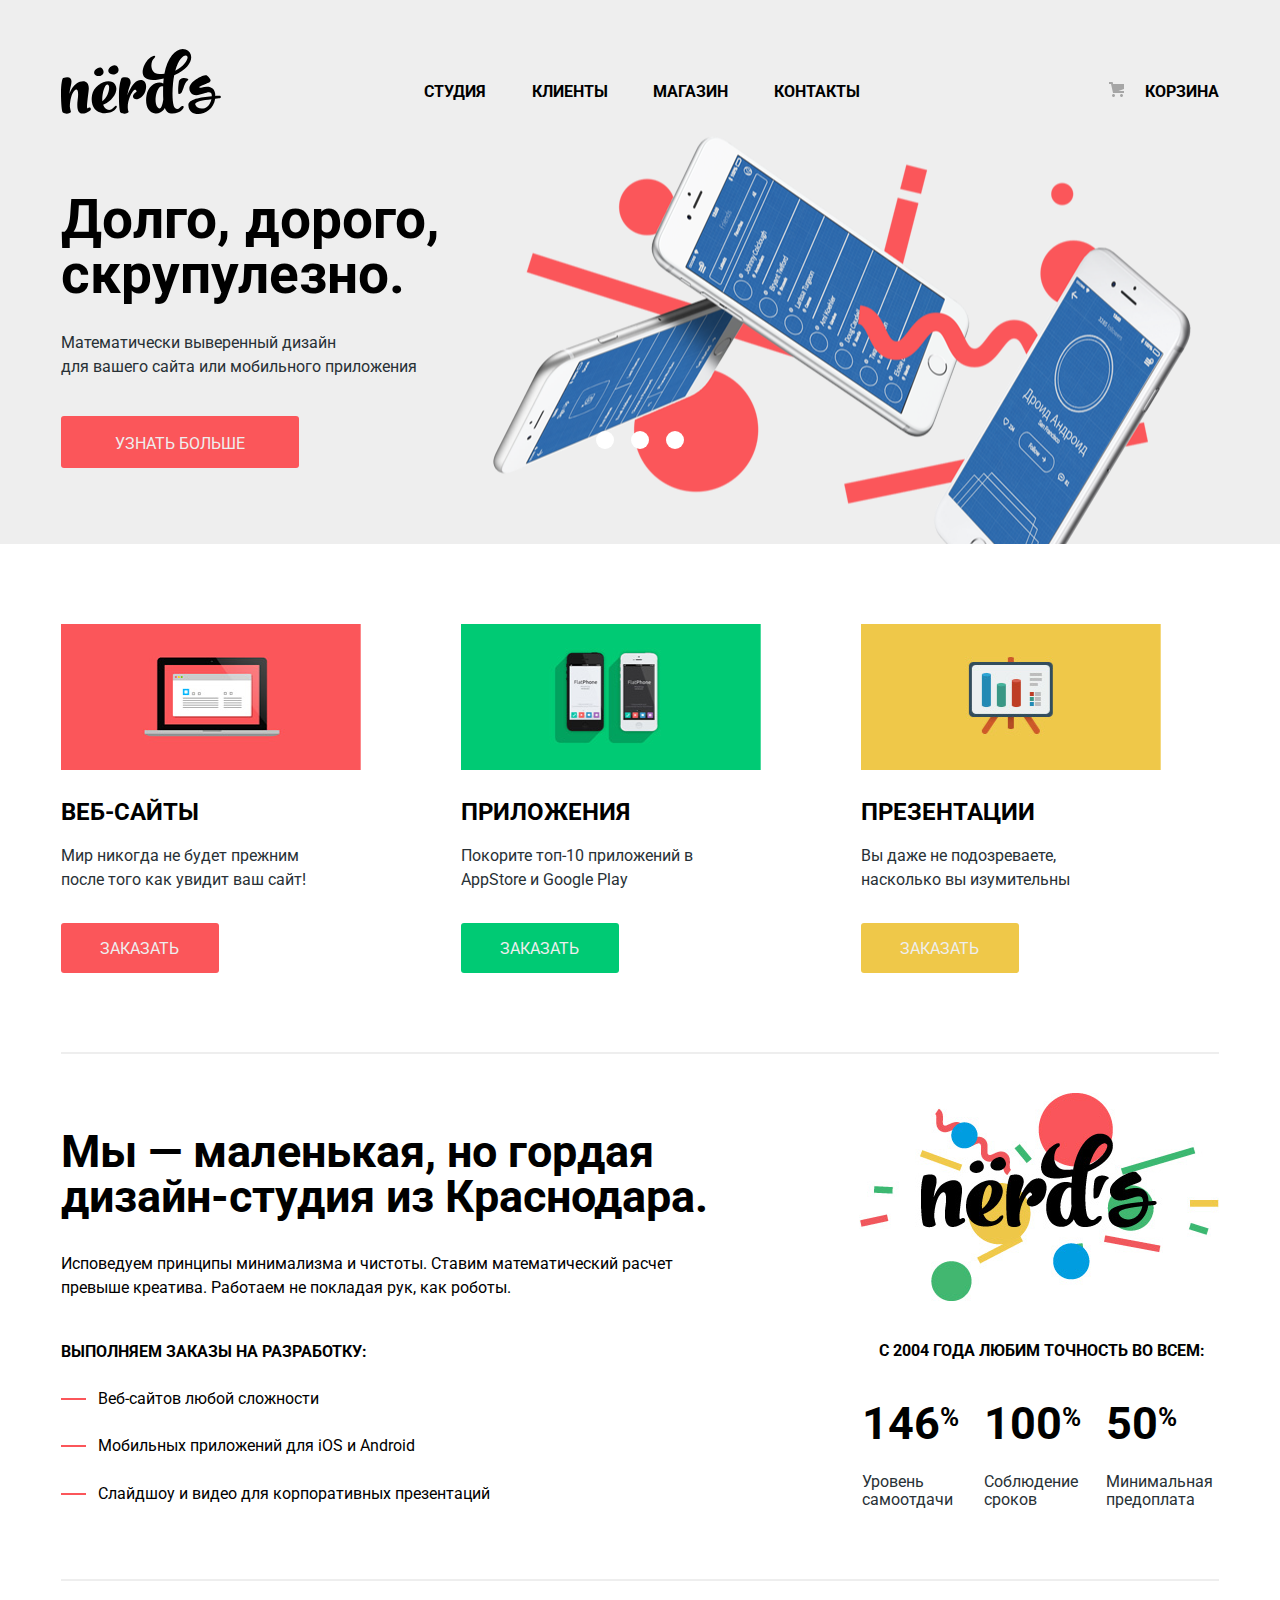
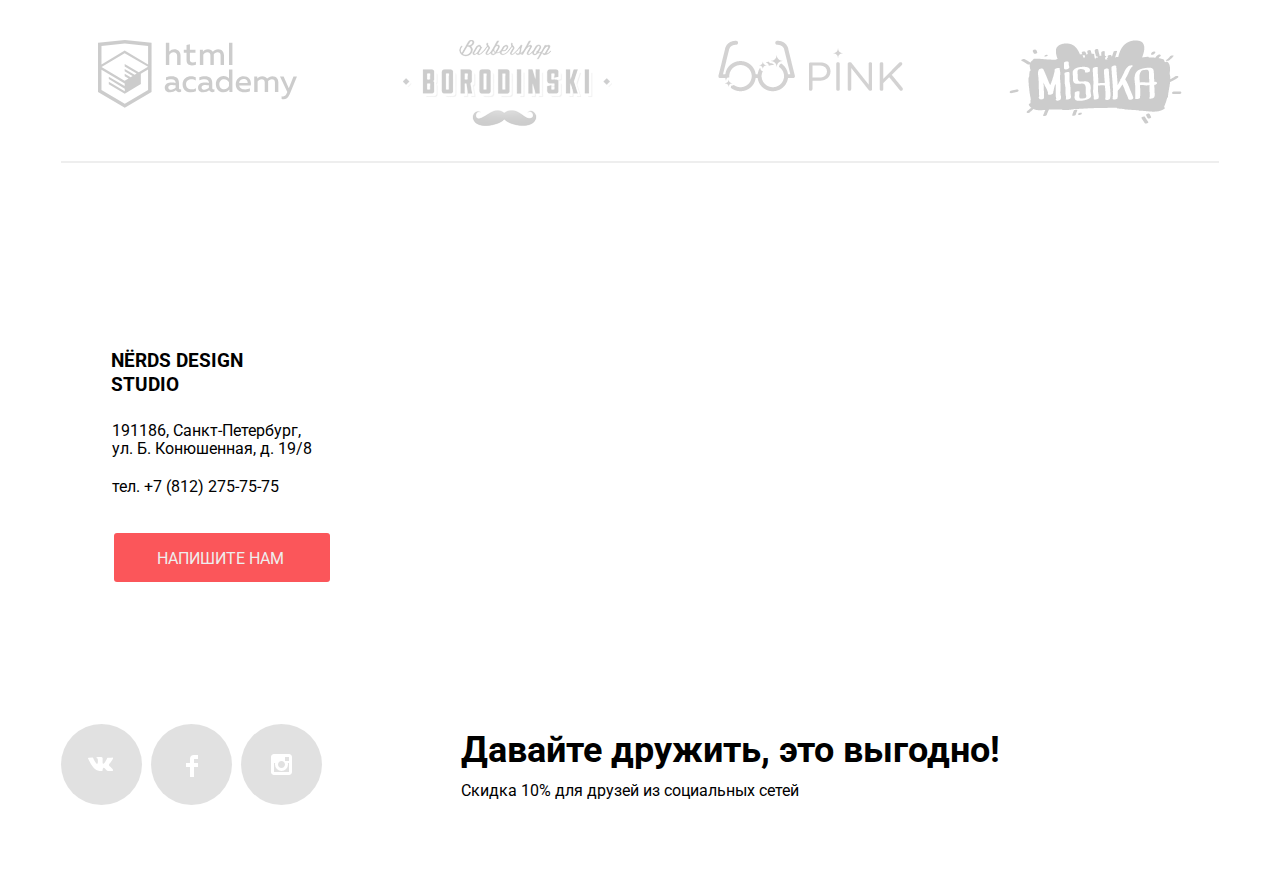
<file: index.html>
<!Doctype html>
<html class="page" lang="ru">
<head>
  <meta charset="utf-8">
  <title>Студия «Nёrds»</title>
  <link rel="stylesheet" href="https://fonts.googleapis.com/css2?family=Roboto:wght@400;700&display=swap">
  <link rel="stylesheet" href="css/normalize.css">
  <link rel="stylesheet" href="css/style.css">
</head>
<body class="page-body">
  
  <header class="main-header">
    <div class="container">  
      <nav class="main-navigation">
        <a class="main-header-logo">
          <img class="logo" src="img/nerds-logo.svg" width="160" height="65" alt="Логотип Nёrds">
        </a>
        <div class="main-navigation-wrapper">
          <ul class="site-navigation-list">
            <li class="site-navigation-item"><a href="#">Студия</a></li>
            <li class="site-navigation-item"><a href="#">Клиенты</a></li>
            <li class="site-navigation-item"><a href="catalog.html">Магазин</a></li>
            <li class="site-navigation-item"><a href="#">Контакты</a></li>
          </ul>
          <div class="user-navigation">
            <a class="user-basket" href="#">Корзина</a>
          </div>        
        </div>
      </nav>
    </div>
  </header>
  <main class="main-container">
    <h1 class="visually-hidden">Студия Nerds</h1>
    <section class="slider">
      <div class="container site-wrapper">
        <h2 class="visually-hidden">Как мы работаем</h2>
        <ul class="slider-list">
          <li class="slider-item slide slide-current">
            <h3 class="slide-title">Долго, дорого, скрупулезно.</h3>
            <p class="slide-text">Математически выверенный дизайн<br> для вашего сайта или мобильного приложения</p>
            <a class="button button-slider" href="#">Узнать больше</a>
          </li>
          <li class="slider-item slide">
            <h3 class="slide-title">Любим математику как никто другой</h3>
            <p class="slide-text">Никакого креатива, только математические формулы для расчета идеальных пропорций.</p>
            <a class="button button-slider" href="#">Узнать больше</a>
          </li>
          <li class="slider-item slide">
            <h3 class="slide-title">Только ночь, только хардкор</h3>
            <p class="slide-text">Работать днем, как все? Мы против этого. Ближе к полуночи работа только начинается.</p>
            <a class="button button-slider" href="#">Узнать больше</a>
          </li>
        </ul>
        <div class="slider-controls">
          <button class="current" type="button" aria-label="Первый слайд"></button>
          <button type="button" aria-label="Второй слайд"></button>
          <button type="button" aria-label="Третий слайд"></button>
        </div>
      </div>
    </section>
    <section class="product-info">
      <div class="container">
        <h2 class="visually-hidden">Наши товары</h2>
        <ul class="product-list">
          <li class="product-item">
            <img class="product-img" src="img/web-sites.svg" width="300" height="146" alt="Веб-сайты">
            <h3 class="product-title">Веб-сайты</h3>
            <p class="product-text">Мир никогда не будет прежним после того как увидит ваш сайт!</p>
            <a class="button button-web-sites" href="#">Заказать</a>
          </li>
          <li class="product-item">
            <img class="product-img" src="img/applications.svg" width="300" height="146" alt="Приложения">
            <h3 class="product-title">Приложения</h3>
            <p class="product-text">Покорите топ-10 приложений в AppStore и Google Play</p>
            <a class="button button-applications" href="#">Заказать</a>
          </li>
          <li class="product-item">
            <img class="product-img" src="img/presentations.svg" width="300" height="146" alt="Презентации">
            <h3 class="product-title">Презентации</h3>
            <p class="product-text">Вы даже не подозреваете, насколько вы изумительны</p>
            <a class="button button-presentations" href="#">Заказать</a>
          </li>
        </ul>
      </div>
    </section>
    <section class="about-company">
      <div class="container about-us">
        <h2 class="visually-hidden">О нас</h2>
        <div class="about-us-text">
          <p><b class="about-us-slogan">Мы — маленькая, но гордая<br> дизайн-студия из Краснодара.</b></p>
          <p class="about-us-description">Исповедуем принципы минимализма и чистоты. Ставим математический расчет<br> превыше креатива. Работаем не покладая рук, как роботы.</p>
          <p class="about-us-product-text">Выполняем заказы на разработку:</p>
          <ul class="about-us-product-list">
            <li class="about-us-product-item">Веб-сайтов любой сложности</li>
            <li class="about-us-product-item">Мобильных приложений для iOS и Android</li>
            <li class="about-us-product-item">Слайдшоу и видео для корпоративных презентаций</li>
          </ul>
        </div>
        <div class="about-us-number"> 
          <img class="about-us-logo" src="img/nerds-illustration.png" width="360" height="208" alt="Студия Nerds">
          <p class="about-us-number-text">С 2004 года любим точность во всем:</p>
          <table class="about-us-table">
            <tr>
              <td class="table-number">146<sup>%</sup></td>
              <td class="table-number">100<sup>%</sup></td>
              <td class="table-number">50<sup>%</sup></td>
            </tr>
            <tr>
              <td class="table-text">Уровень самоотдачи</td>
              <td class="table-text">Соблюдение сроков</td>
              <td class="table-text">Минимальная предоплата</td>
            </tr>							
          </table>
        </div>
      </div> 
    </section>
    <section class="our-partners">
      <div class="container partners">
        <h2 class="visually-hidden">Партнёры</h2>
        <a class="partners-link html-academy" href="https://htmlacademy.ru/intensive/htmlcss">
          <span class="visually-hidden">Html-academy</span>
          <svg width="199" height="68" fill="none" xmlns="http://www.w3.org/2000/svg"><path d="M82.143 49.488c.35 0 .698-.105 1.013-.175v2.445a6.123 6.123 0 01-2.166.384c-1.397 0-2.514-.558-3.073-1.78-1.502 1.222-3.388 1.99-5.797 1.99-2.794 0-5.379-1.537-5.379-4.715 0-3.946 3.632-5.134 6.845-5.134 1.328 0 2.794.175 3.982.454v-.559c0-1.92-1.397-3.248-4.016-3.248-2.27 0-4.157.56-5.519 1.188v-3.143c1.223-.42 3.423-1.013 5.868-1.013 4.33 0 7.09 2.06 7.09 6.705v5.483c.034.839.523 1.118 1.152 1.118zm-11.874-2.095c0 1.501 1.327 2.27 2.863 2.27 1.642 0 3.213-.594 4.436-1.816v-2.585c-.943-.174-2.235-.384-3.318-.384-1.92 0-3.981.594-3.981 2.515zM93.04 36.147c1.71 0 3.387.384 4.714 1.187v3.143c-1.117-.803-2.689-1.292-4.26-1.292-2.725 0-5.449 1.432-5.449 5.064 0 3.493 2.654 5.064 5.413 5.064a9.247 9.247 0 004.47-1.187v3.178c-1.466.699-3.142 1.048-5.063 1.048-4.086 0-8.277-2.48-8.277-7.963-.035-5.763 4.365-8.242 8.451-8.242zM115.426 49.488c.349 0 .699-.105 1.013-.175v2.445a6.124 6.124 0 01-2.165.384c-1.397 0-2.515-.558-3.074-1.78-1.501 1.222-3.387 1.99-5.797 1.99-2.794 0-5.379-1.537-5.379-4.715 0-3.946 3.633-5.134 6.846-5.134 1.327 0 2.794.175 3.981.454v-.559c0-1.92-1.397-3.248-4.016-3.248-2.27 0-4.156.56-5.518 1.188v-3.143c1.222-.42 3.422-1.013 5.867-1.013 4.331 0 7.09 2.06 7.09 6.705v5.483c.035.839.558 1.118 1.152 1.118zm-11.839-2.095c0 1.501 1.327 2.27 2.864 2.27 1.641 0 3.213-.594 4.435-1.816v-2.585c-.943-.174-2.235-.384-3.318-.384-1.956 0-3.981.594-3.981 2.515zM134.425 29.511v22.387h-3.073v-2.445c-1.187 1.502-3.004 2.829-5.867 2.829-4.645 0-7.614-3.667-7.614-8.102 0-4.401 2.969-8.103 7.614-8.103 2.689 0 4.47 1.188 5.518 2.41V29.51h3.422zm-8.347 9.64c-2.759 0-4.749 2.06-4.749 5.098 0 3.004 2.025 5.064 4.749 5.064 2.41 0 4.156-1.536 4.89-3.213v-3.736c-.734-1.677-2.48-3.214-4.89-3.214zM145.496 36.147c6.112 0 8.207 4.924 7.229 9.36H141.2c.384 2.759 3.074 3.911 5.868 3.911 1.851 0 3.562-.454 4.854-1.082v2.933c-1.397.664-3.353 1.048-5.483 1.048-4.715 0-8.696-2.69-8.696-8.103 0-5.553 4.226-8.067 7.753-8.067zm.175 2.829c-2.305 0-4.366 1.362-4.506 3.946h8.487c.209-1.327-.629-3.946-3.981-3.946zM156.218 51.898V36.566h3.038v1.92c.838-.942 2.62-2.34 5.099-2.34 2.305 0 3.912.944 4.785 2.446 1.327-1.328 3.143-2.445 5.378-2.445 4.051 0 5.833 3.003 5.833 6.181v9.605h-3.423v-9.5c0-1.99-1.187-3.213-3.038-3.213-1.677 0-3.004 1.118-3.807 2.06.035.35.07.7.07 1.048v9.605h-3.423v-9.5c0-1.99-1.187-3.213-3.038-3.213-1.851 0-3.248 1.327-4.052 2.375v10.338h-3.422v-.035zM195.438 36.566H199l-7.194 17.427c-1.676 3.982-3.842 5.344-6.182 5.344-.663 0-1.327-.105-2.025-.245v-2.898c.524.174 1.047.21 1.571.21 1.677 0 2.899-1.188 3.807-3.563l.314-.769-7.299-15.471h3.632l5.169 11.56 4.645-11.595zM71.281 2.654v8.731a6.945 6.945 0 014.96-2.095c3.876 0 6.32 2.62 6.32 6.252v9.499H79.14v-9.046c0-2.48-1.537-3.667-3.562-3.667-1.956 0-3.423 1.328-4.296 2.55V25.04h-3.423V2.654h3.423zM91.921 4.226v5.448h5.553v3.004h-5.553v7.02c0 2.025.943 2.689 2.899 2.689 1.118 0 2.13-.21 3.108-.594v2.934c-1.152.419-2.62.663-4.12.663-2.97 0-5.275-1.467-5.275-5.064v-7.683h-2.759V9.639h2.76V5.064l3.387-.838zM101.875 25.04V9.71h3.038v1.92c.839-.942 2.62-2.34 5.099-2.34 2.305 0 3.912.944 4.785 2.446 1.327-1.327 3.143-2.445 5.378-2.445 4.052 0 5.833 3.003 5.833 6.182v9.604h-3.423V15.54c0-1.99-1.187-3.213-3.038-3.213-1.677 0-3.004 1.118-3.807 2.06.035.35.07.7.07 1.049v9.604h-3.423v-9.5c0-1.99-1.187-3.213-3.038-3.213-1.851 0-3.248 1.328-4.051 2.375v10.338h-3.423zM134.425 2.654h-3.423v22.387h3.423V2.654zM27.067.035L26.787 0 0 2.794v49.104l26.787 15.925 26.787-15.925V2.794L27.067.034zm23.015 49.872L26.787 63.772 3.492 49.907V29.791l23.19 13.795.035 2.514-15.89-9.464-.035 2.445 15.96 9.604.035 2.55-15.96-9.535-.035 2.445 15.96 9.604 16.135-9.64v-2.444h-.035v-7.928l7.195-4.296v20.466h.035zm-.035-23.085l-6.356 3.737-2.934 1.746-14.04-8.312-.035 2.445 11.98 7.09-.105.07-.245.14-1.711 1.012-9.884-5.867-.035 2.444 7.823 4.645-1.85 1.223-.035.035-5.903-3.493-.035 2.445 3.877 2.27-3.947 2.375L3.563 27.1l23.085-13.9 23.4 13.621zm.035-2.41l-23.4-13.795-23.19 13.76V5.972l23.295-2.445 23.295 2.445v18.44z" fill="#000"/></svg>        
        </a>
        <a class="partners-link borodinski" href="#">
          <img src="img/borodinski-logo-gray.png" width="209" height="90" alt="Barbershop Borodinski">
        </a>
        <a class="partners-link pink" href="#">
          <img src="img/pink-logo-gray.png" width="185" height="52" alt="Pink">
        </a>
        <a class="partners-link mishka" href="#">
          <img src="img/mishka-logo-gray.png" width="173" height="84" alt="Mishka">
        </a>
      </div>
    </section>
  </main>
  <footer class="main-footer">
    <section class="main-footer-map">
      <div class="footer-map"> 
        <h2 class="visually-hidden">Карта</h2>
        <iframe class="map" src="https://www.google.com/maps/embed?pb=!1m18!1m12!1m3!1d1998.5989424123993!2d30.320894616114405!3d59.9387968690479!2m3!1f0!2f0!3f0!3m2!1i1024!2i768!4f13.1!3m3!1m2!1s0x469631fefe102551%3A0x19e070ca4ac35ecd!2sNerds!5e0!3m2!1sru!2sru!4v1593037281544!5m2!1sru!2sru" allowfullscreen></iframe>
      </div>  
      <div class="container">
        <div class="footer-info">
          <h3 class="footer-title">Nёrds design studio</h3>
          <p class="footer-text">191186, Санкт-Петербург,<br> 
          ул. Б. Конюшенная, д. 19/8</p>
          <a class="tel" href="tel:+78122757575">тел. +7 (812) 275-75-75</a>
          <a href="#" class="button button-message">Напишите нам</a>
        </div>
      </div>
    </section> 
    <section class="footer-socials">
      <div class="container social-networks">
        <h2 class="visually-hidden">Социальные сети</h2>
          <ul class="social-button">
            <li class="social-button-vk">
              <a href="#" aria-label="Вконтакте"><img src="img/vk-icon.svg" width="26" height="15" alt="Вконтакте"></a>
            </li>
            <li class="social-button-fb">
              <a href="#" aria-label="Фейсбук"><img src="img/fb-icon.svg" width="12" height="22" alt="Фейсбук"></a>
            </li>
            <li class="social-button-instagram">
              <a href="#" aria-label="Инстаграм"><img src="img/inst-icon.svg" width="21" height="21" alt="Инстаграм"></a>
            </li>
          </ul>
          <div>
            <p class="text-social">Давайте дружить, это выгодно!</p>
            <p class="text-sale">Скидка 10% для друзей из социальных сетей</p>
         </div>
      </div> 
    </section>
  </footer>
  <section class="modal text-form">
    <h2 class="visually-hidden">Форма обратной связи</h2>
    <p class="text-form-title">Напишите нам</p>
    <form class="modal-form" action="https://echo.htmlacademy.ru" method="post">
      <div class="form-input">
        <p class="text-form-name">
          <label class="text-label" for="user-name">Ваше имя:</label><br>
          <input class="name-icon-user" id="user-name" type="text" name="login" placeholder="Имя Фамилия">
        </p>
        <p class="text-form-email">
          <label class="text-label" for="user-email">Ваш e-mail:</label><br>
          <input class="email-icon-user" id="user-email" type="email" name="password" placeholder="email@example.com">
        </p>
      </div> 
      <p class="text-form-message">
        <label class="text-label" for="user-text">Текст письма:</label><br>
        <textarea class="text-icon-user" name="text" id="user-text" cols="98" rows="7" required>В свободной форме</textarea>    
      </p>
      <button class="button button-form" type="submit">Отправить</button>
    </form>
    <button class="modal-close" type="button" aria-label="Закрыть"></button>
  </section>
  <script src="js/form.js"></script>
  <script src="js/form.min.js"></script>
</body>
</html>
</file>
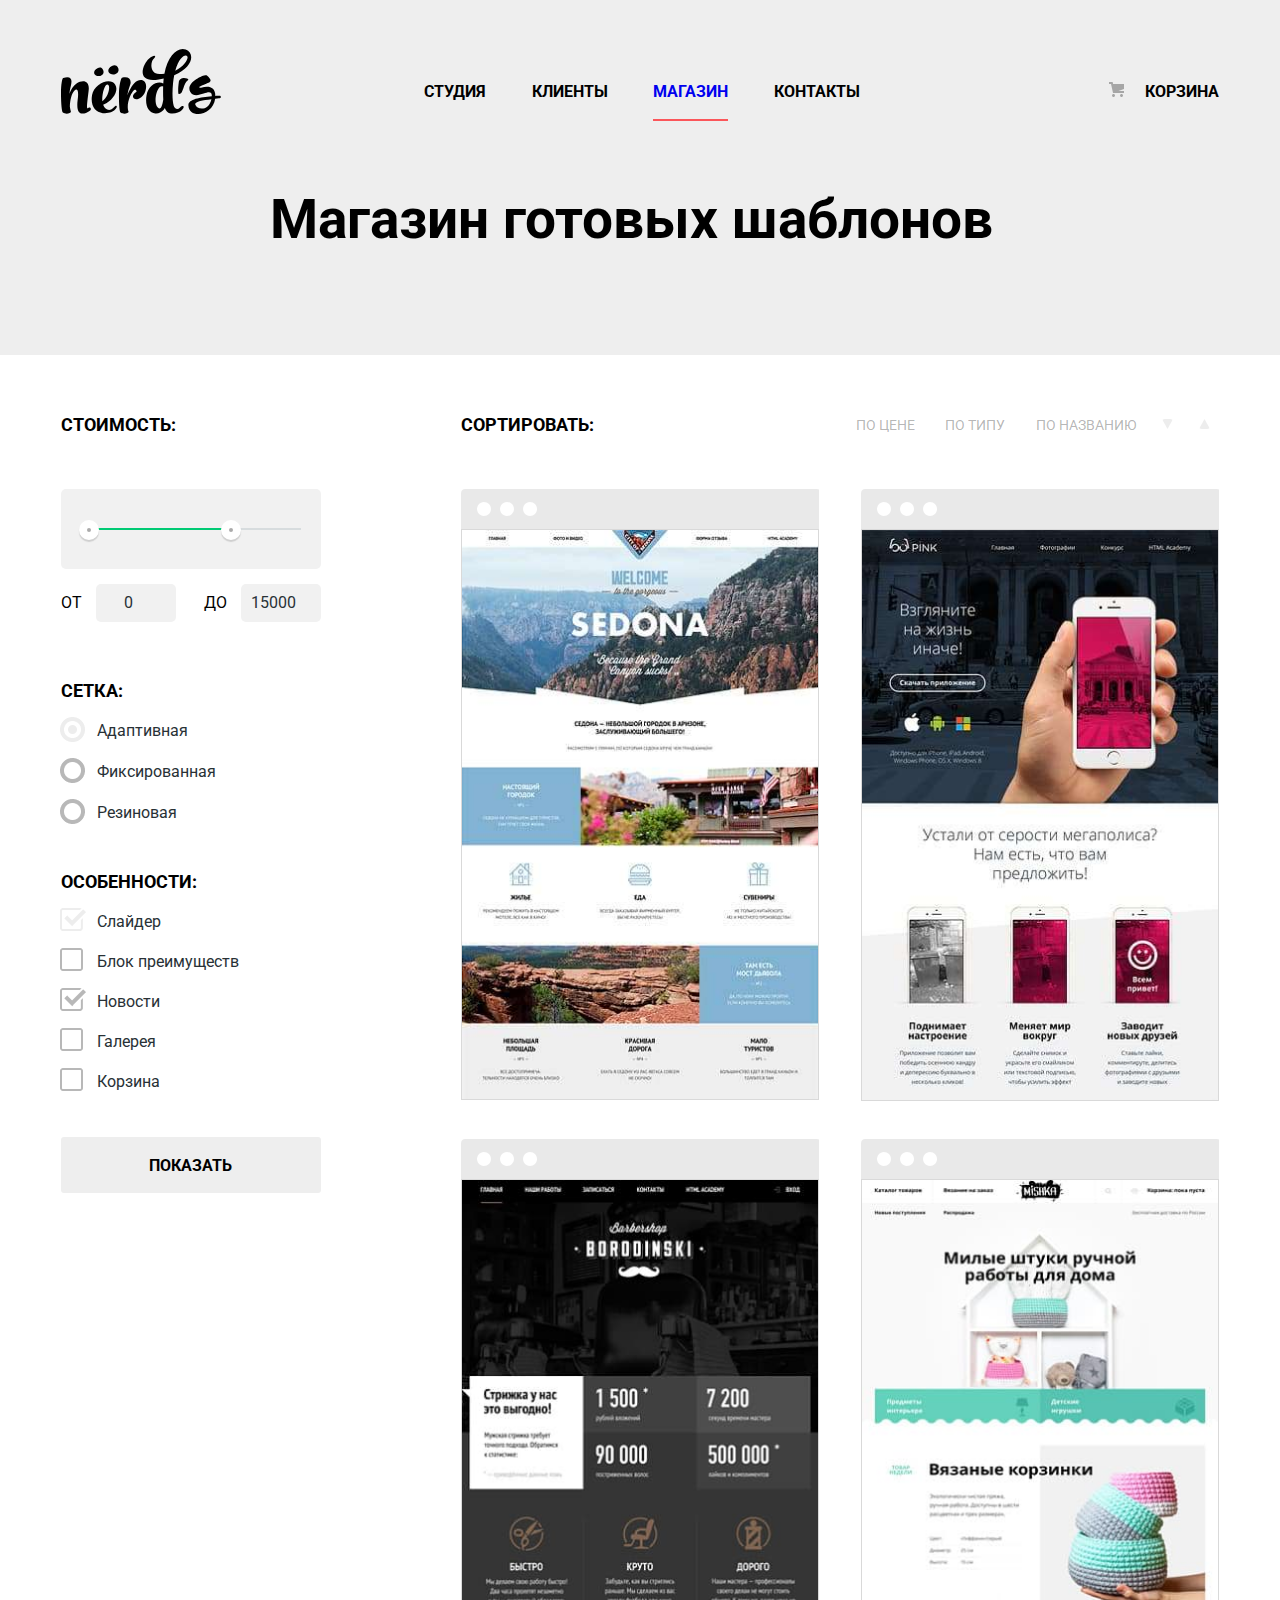
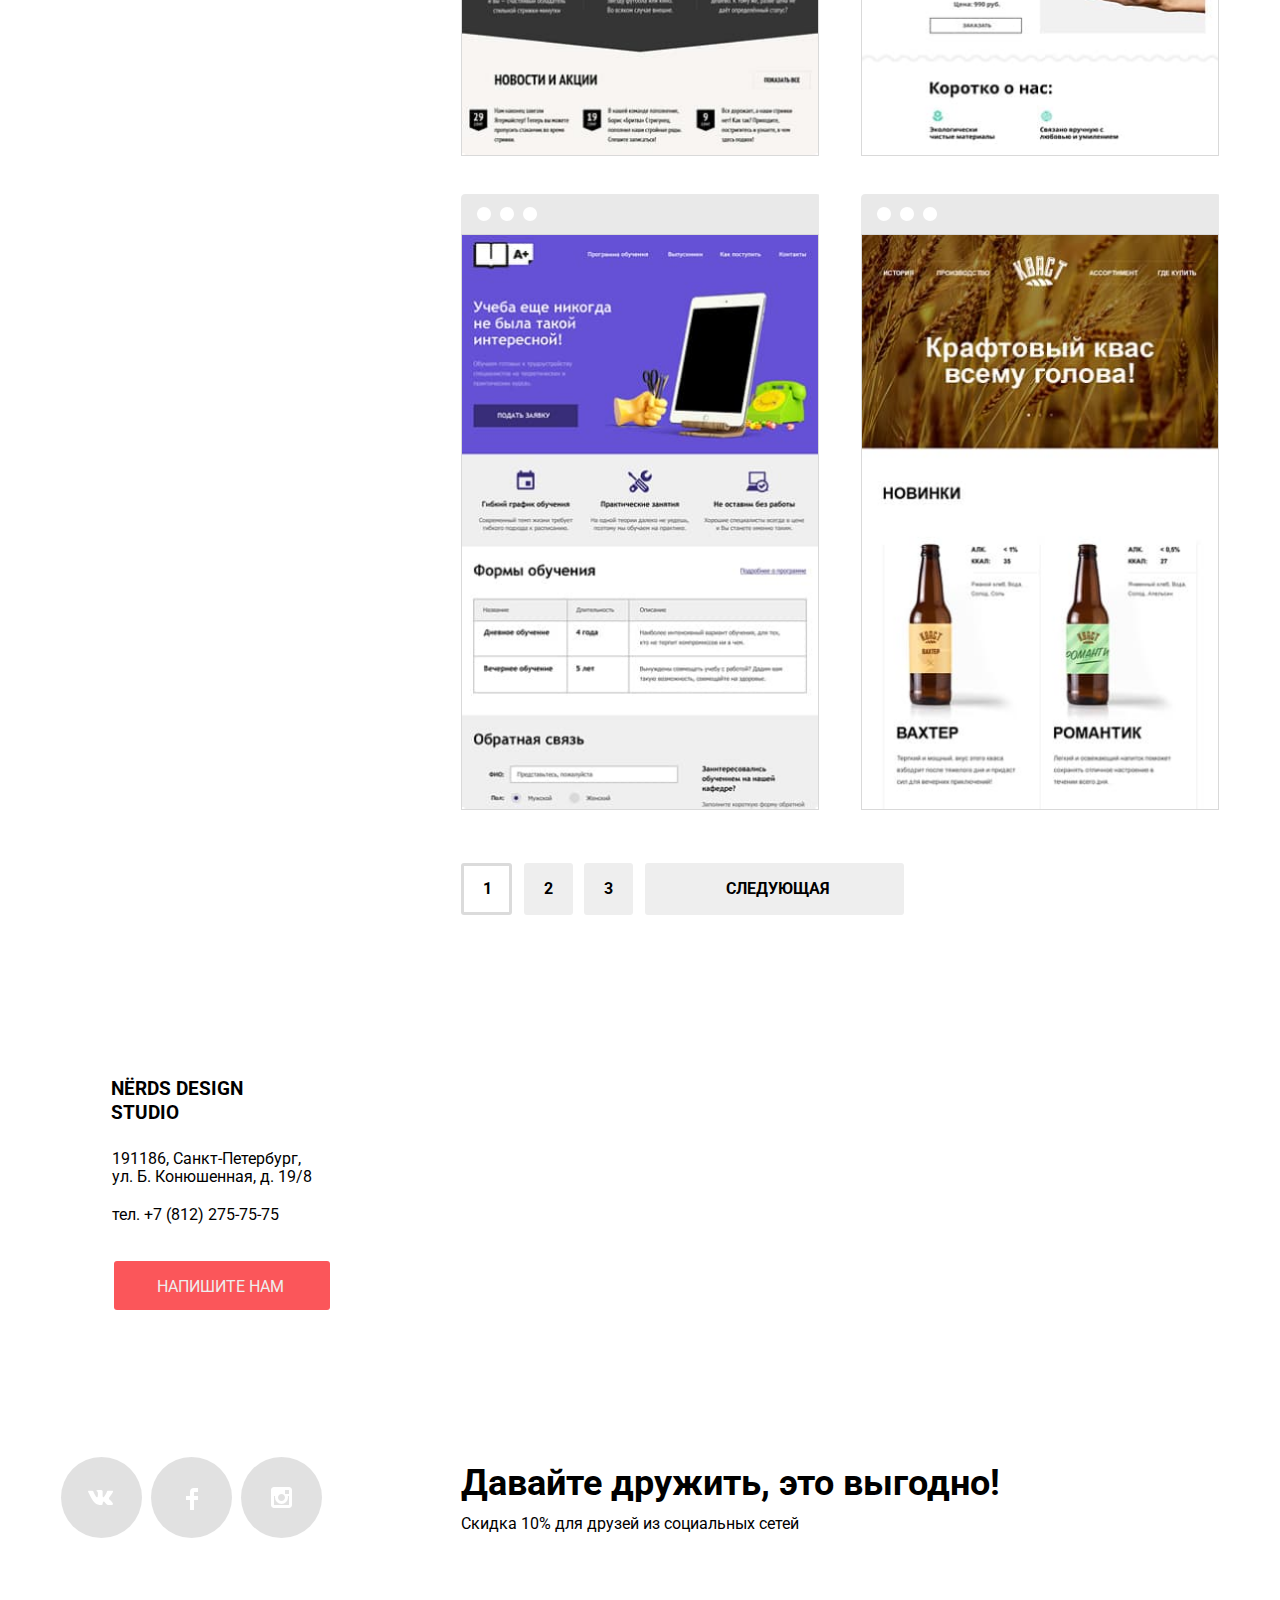
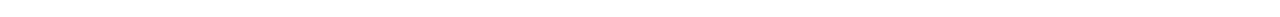
<file: catalog.html>
<!DOCTYPE html>
<html lang="ru">

<head>
  <meta charset="utf-8">
  <title>Магазин готовых шаблонов «Nёrds»</title>
  <link rel="stylesheet" href="https://fonts.googleapis.com/css2?family=Roboto:wght@400;700&display=swap">
  <link rel="stylesheet" href="css/normalize.css">
  <link rel="stylesheet" href="css/style.css">
</head>
<body class="page-body">
  <header class="main-header">
    <div class="container">  
      <nav class="main-navigation">
        <a class="main-header-logo" href="index.html">
          <img class="logo" src="img/nerds-logo.svg" width="160" height="65" alt="Логотип Nёrds">
        </a>
        <div class="main-navigation-wrapper">
          <ul class="site-navigation-list">
            <li class="site-navigation-item"><a href="index.html">Студия</a></li>
            <li class="site-navigation-item"><a href="#">Клиенты</a></li>
            <li class="site-navigation-current"><a href="catalog.html">Магазин</a></li>
            <li class="site-navigation-item"><a href="#">Контакты</a></li>
          </ul>
          <div class="user-navigation">
            <a class="user-basket" href="#">Корзина</a>
          </div>        
        </div>
      </nav>
    </div>
  </header>
  <main class="catalog">
    <div class="title">
      <div class="container"> 
        <h1>Магазин готовых шаблонов</h1>
     </div>
   </div>
   <section class="container page-catalog">
     <h2 class="visually-hidden">Страница каталога</h2>
       <aside class="filter">
         <h2 class="visually-hidden">Фильтр шаблонов</h2>
           <form action="https://echo.htmlacademy.ru" method="get">
            <fieldset class="filter-item">
              <legend class="filter-title">Стоимость:</legend>
              <div class="range-filter">
                <div class="range-controls">
                  <div class="scale">
                    <div class="bar"></div>
                  </div>
                  <div class="toggle toggle-min" tabindex="0"></div>
                  <div class="toggle toggle-max" tabindex="0"></div>
                </div>
                <div class="price-controls">
                  <label class="min-price">
                    от <input type="number" name="min-price" value="0">
                  </label>
                  <label class="max-price">
                    до <input type="number" name="max-price" value="15000">
                  </label>
                </div>
              </div>
            </fieldset>
            <fieldset class="filter-item">
              <legend class="filter-title grid">Сетка:</legend>
              <ul class="filter-list-grid">
                <li class="filter-left-item">
                  <input class="visually-hidden filter-input-radio" id="filter-adaptive" type="radio" name="grid" value="adaptive" checked disabled> 
                  <label class="radio" for="filter-adaptive">Адаптивная</label> 
                </li>
                <li class="filter-left-item">
                  <input class="visually-hidden filter-input-radio" id="filter-fixed" type="radio" name="grid" value="fixed">
                  <label class="radio" for="filter-fixed">Фиксированная</label>
                </li>
                <li class="filter-left-item">
                  <input class="visually-hidden filter-input-radio" id="filter-rubber" type="radio" name="grid" value="rubber">
                  <label class="radio" for="filter-rubber">Резиновая</label>
                </li>        
              </ul>
            </fieldset>
            <fieldset class="filter-item">
              <legend class="filter-title features">Особенности:</legend>
              <ul class="filter-list-features">
                <li class="filter-left-item filter-checkbox">
                  <input class="visually-hidden filter-input-checkbox" id="filter-slider" type="checkbox" name="slider" checked disabled>
                  <label class="checkbox" for="filter-slider">Слайдер</label>
                </li>
                <li class="filter-left-item filter-checkbox">
                  <input class="visually-hidden filter-input-checkbox" id="filter-benefits-block" type="checkbox" name="benefits-block">
                  <label class="checkbox" for="filter-benefits-block">Блок преимуществ</label>
                </li>
                <li class="filter-left-item filter-checkbox">
                  <input class="visually-hidden filter-input-checkbox" id="filter-news" type="checkbox" name="news" checked>
                  <label class="checkbox" for="filter-news">Новости</label> 
                </li>
                <li class="filter-left-item filter-checkbox">
                  <input class="visually-hidden filter-input-checkbox" id="filter-gallary" type="checkbox" name="gallery">
                  <label class="checkbox" for="filter-gallary">Галерея</label>
                </li>
                <li class="filter-left-item filter-checkbox">
                  <input class="visually-hidden filter-input-checkbox" id="filter-basket" type="checkbox" name="basket">
                  <label class="checkbox" for="filter-basket">Корзина</label> 
                </li>
              </ul>
            </fieldset>
            <button class="button button-submit" type="submit">Показать</button>
          </form>
        </aside>           
       <div class="projects">
         <div class="container">
           <div class="catalog-sort">
             <span class="filter-title">Сортировать:</span>
             <button class="button button-filter-sort" type="button">По цене</button>
             <button class="button button-filter-sort" type="button">По типу</button>
             <button class="button button-filter-sort" type="button">По названию</button>
             <button class="button button-filter-sort filter-sort-ascending" aria-label="По возврастанию" type="button"></button>
             <button class="button button-filter-sort filter-sort-descending" aria-label="По убыванию" type="button"></button>
           </div>  
           <div>
             <h2 class="visually-hidden">Список готовых шаблонов</h2>
             <ul class="projects-list">
               <li class="projects-item">
                 <div class="catalog-projects">
                   <a href="#"><img src="img/sedona-site.jpg" width="358" height="578" alt="Sedona"></a>
                   <div class="block">
                     <h3 class="projects-title"><a class="projects-name" href="product.html">SEDONA</a></h3>
                     <p class="projects-text">
                       Информационный сайт<br>
                       для туристов
                     </p>
                     <button class="button button-projects-price" type="button">9 900 &#8381;</button>
                   </div>
                 </div>
               </li>
               <li class="projects-item">
                 <div class="catalog-projects">
                   <a class="#" href="#"><img src="img/pink-site.jpg" width="358" height="578" alt="Pink"></a>
                   <div class="block">
                     <h3 class="projects-title"><a class="projects-name" href="#">PINK APP</a></h3>
                     <p class="projects-text">
                       Продуктовый лендинг<br>
                       приложения для iOS и Android
                     </p>
                     <button class="button button-projects-price" type="button">9 900 &#8381;</button>
                   </div>
                 </div>
               </li>
               <li class="projects-item">
                 <div class="catalog-projects">
                   <a href="#"><img src="img/borodinski-site.jpg" width="358" height="578" alt="Borodinski"></a>
                   <div class="block-center">
                     <h3 class="projects-title"><a class="projects-name" href="#">BARBERSHOP</a></h3>
                     <p class="projects-text">
                       Сайт салона красоты.<br>
                       Для мужчин, да.
                     </p>
                     <button class="button button-projects-price" type="button">9 900 &#8381;</button>
                   </div>
                 </div>
               </li>
               <li class="projects-item">
                 <div class="catalog-projects">
                   <a href="#"><img src="img/mishka-site.jpg" width="358" height="578" alt="Mishka"></a>
                   <div class="block-center">
                     <h3 class="projects-title"><a class="projects-name" href="#">MISHKA</a></h3>
                     <p class="projects-text">
                       Интернет-магазин<br>
                       вязаных игрушек
                     </p>
                     <button class="button button-projects-price" type="button">9 900 &#8381;</button>
                   </div>
                 </div>
               </li>
               <li class="projects-item">
                <div class="catalog-projects">
                  <a href="#"><img src="img/asite.jpg" width="358" height="578" alt="A+"></a>
                  <div class="block-end">
                    <h3 class="projects-title"><a class="projects-name" href="#">A PLUS</a></h3>
                    <p class="projects-text">
                      Лендинг курсов повышения<br>
                      квалификации
                    </p>
                    <button class="button button-projects-price" type="button">9 900 &#8381;</button>
                  </div>
                </div>
                </li>
               <li class="projects-item">
                 <div class="catalog-projects">
                   <a href="#"><img src="img/cvast-site.jpg" width="358" height="578" alt="Кваст"></a>
                   <div class="block-end">
                    <h3 class="projects-title"><a class="projects-name" href="#">КВАСТ</a></h3>
                    <p class="projects-text">
                      Промо-сайт производителя<br>
                      крафтового кваса
                    </p>
                    <button class="button button-projects-price" type="button">9 900 &#8381;</button>
                  </div>
                 </div>
               </li>
             </ul>     
             <div class="pagination">
               <h2 class="visually-hidden">Прокрутка страниц</h2>
               <ul class="pagination-list">
                 <li class="button button-pagination-active">
                   <a href="">1</a>
                 </li>
                 <li class="button button-pagination-item">
                   <a href="">2</a> 
                 </li>
                 <li class="button button-pagination-item">
                  <a href="">3</a>
                 </li>
                 <li class="button button-pagination-item-next">
                   <a href="">Следующая</a>
                  </li>
               </ul>
             </div>
           </div> 
         </div> 
       </div>      
   </section>   
  </main>
  <footer class="main-footer">
    <section class="main-footer-map">
      <div class="footer-map"> 
        <h2 class="visually-hidden">Карта</h2>
        <iframe class="map" src="https://www.google.com/maps/embed?pb=!1m18!1m12!1m3!1d1998.5989424123993!2d30.320894616114405!3d59.9387968690479!2m3!1f0!2f0!3f0!3m2!1i1024!2i768!4f13.1!3m3!1m2!1s0x469631fefe102551%3A0x19e070ca4ac35ecd!2sNerds!5e0!3m2!1sru!2sru!4v1593037281544!5m2!1sru!2sru" allowfullscreen></iframe>
      </div>  
      <div class="container">
        <div class="footer-contacts">
          <h3 class="footer-title">Nёrds design studio</h3>
          <p class="footer-text">191186, Санкт-Петербург,<br> 
          ул. Б. Конюшенная, д. 19/8</p>
          <a class="tel" href="tel:+78122757575">тел. +7 (812) 275-75-75</a>
          <a href="#" class="button button-message">Напишите нам</a>
        </div>
      </div>
    </section> 
    <section class="footer-socials">
      <div class="container social-networks">
        <h2 class="visually-hidden">Социальные сети</h2>
          <ul class="social-button">
            <li class="social-button-vk">
              <a href="#" aria-label="Вконтакте"><img src="img/vk-icon.svg" width="26" height="15" alt="Вконтакте"></a>
            </li>
            <li class="social-button-fb">
              <a href="#" aria-label="Фейсбук"><img src="img/fb-icon.svg" width="12" height="22" alt="Фейсбук"></a>
            </li>
            <li class="social-button-instagram">
              <a href="#" aria-label="Инстаграм"><img src="img/inst-icon.svg" width="21" height="21" alt="Инстаграм"></a>
            </li>
          </ul>
          <div>
            <p class="text-social">Давайте дружить, это выгодно!</p>
            <p class="text-sale">Скидка 10% для друзей из социальных сетей</p>
         </div>
      </div> 
    </section>
  </footer>
  <section class="modal text-form">
    <h2 class="visually-hidden">Форма обратной связи</h2>
    <p class="text-form-title">Напишите нам</p>
    <form class="modal-form" action="https://echo.htmlacademy.ru" method="post">
      <div class="form-input">
        <p class="text-form-name">
          <label class="text-label" for="user-name">Ваше имя:</label><br>
          <input class="name-icon-user" id="user-name" type="text" name="login" placeholder="Имя Фамилия">
        </p>
        <p class="text-form-email">
          <label class="text-label" for="user-email">Ваш e-mail:</label><br>
          <input class="email-icon-user" id="user-email" type="email" name="password" placeholder="email@example.com">
        </p>
      </div> 
      <p class="text-form-message">
        <label class="text-label" for="user-text">Текст письма:</label><br>
        <textarea class="text-icon-user" name="text" id="user-text" cols="98" rows="7" required>В свободной форме</textarea>    
      </p>
      <button class="button button-form" type="submit">Отправить</button>
    </form>
    <button class="modal-close" type="button" aria-label="Закрыть"></button>
  </section>
  <section class="modal projects-form">
    <h2 class="visually-hidden">Карточка товара</h2>
    <button class="modal-close" type="button" aria-label="Закрыть"></button>
  </section>  
  <script src="js/form.js"></script>
  <script src="js/form.min.js"></script>
</body>
</html>
</file>
<file: css/style.css>
:root {
  --basic-black: #000000;  
  --basic-color-text: #283136;
  --basic-color-placeholder: #444444;
  --basic-red: #FB565A;
  --basic-red-hover: #E74246;
  --basic-red-active: #D7373B;
  --basic-green: #00CA74;
  --basic-green-hover:#00BC6C;
  --basic-green-active:#00AA62;
  --basic-yellow: #EFC849;
  --basic-yellow-hover: #EAB534;
  --basic-yellow-active: #E5A722;
  --basic-color-gray: #EEEEEE;
  --basic-color-gray-hover: #DFDFDF;
  --basic-color-gray-active: #D5D5D5;
  --basic-white: #FFFFFF;
}

body {
  min-width: 1178px;
  margin: 0;
  padding: 0;
  font-family: 'Roboto', Arial, sans-serif;
  font-size: 16px;
  line-height: 24px;  
  color: var(--basic-black);
  background-color: var(--basic-white);
}

a {
  text-decoration: none;      
}

img {
  max-width: 100%;
  height: auto;
}

.container {
  max-width: 1158px;
  margin: 0 auto;
  padding: 0;
  
}

.main-header {
 background-color: var(--basic-color-gray);
}

.main-navigation-wrapper {
  display: flex;
  margin: 0;
  padding-top: 11px;
  
}

.site-navigation-list {
  display: flex;
  flex-wrap: wrap;
  width: 436px;
  justify-content: space-between;
  margin: 0;
  padding: 0;
  
}

.user-navigation {
  position: relative;
  display: block;
}

.user-basket {
  padding-left: 285px;
  width: 115px;
}

.user-basket::after {
  content: "";
  position: absolute;
  bottom: 10px;
  right: 0;
  left: 249px;
  height: 15px;
  width: 15px;
  background-image: url(../img/basket.svg);
  background-repeat: no-repeat;
  background-position: 0 0;

}

.main-navigation {
  display: flex;
  font-weight: bold;
  line-height: 30px;
  color: var(--basic-black);
  background-color: var(--basic-color-gray);
  text-transform: uppercase;
  align-items: center;
  padding-top: 48px;
  
  justify-content: space-between;
  
}



.slider {
  background-color: var(--basic-color-gray);
}

.title {
  background-color: var(--basic-color-gray);
}

.site-wrapper {
  min-height: 420px;
  background-color: var(--basic-color-gray);
  background-image: url("../img/nerds-index-slide1.png");
  background-repeat: no-repeat;
  background-position: right center;
}

.slider-list {
  margin: 0;
  padding: 0;
  list-style: none;
}

.slide {
  display: none;
}

.slide-current {
  display: block;
}

.slide-title {
  color: var(--basic-black);
  width: 538px;
  font-size: 55px;
  font-style: bold;
  
  line-height: 55px;
  padding-top: 68px;
  margin: 0px;
  margin-bottom: 29px;
  
}

.slide-text {
  color: var(--basic-color-text);
  width: 400px;
  font-style: normal;
  font-weight: normal;
  margin: 0;
  margin-bottom: 37px;
}

.button {
  display: inline-block;
  padding-top: 16px;
  padding-left: 54px;
  padding-right: 54px;
  padding-bottom: 12px;
  font-weight: 500;
  line-height: 18px;
  text-align: center;
  color: var(--basic-color-gray);
  vertical-align: top;
  text-decoration: none;
  font: inherit;
  background-color: var(--basic-red);
  border: none;
  border-radius: 3px;
  text-transform: uppercase;
  cursor: pointer;
}

.slider-controls {
  max-width: 88px;
  display: flex;
  justify-content: space-between;
  align-items: center;
  margin: 0 auto;
  margin-top: -37px;
}

.slider-controls button {
  padding: 0;
  width: 18px;
  height: 18px;
  background-color: var(--basic-white);
  border-radius: 50%;
  border: none;
  cursor: pointer;
}

.site-wrapper-1 {
  background-image: url("../img/nerds-index-slide1.png");
}

.site-wrapper-2 {
 background-image: url("../img/nerds-index-slide2.png");
}

.site-wrapper-3 {
  background-image: url("../img/nerds-index-slide3.png");
}


.product-info::after {
  display: block;
  content: "";
  width: 1158px;
  height: 2px;
  background: var(--basic-color-gray);
  margin: 0 auto;
}

.product-list {
  margin: 0;
  padding: 0;
  width: 1100px;
  display: flex;
  justify-content: space-between;
  text-align: left;
}

.product-item {
  padding-top: 80px;
  padding-bottom: 79px;
}

.product-title {
  font-weight: bold;
  font-size: 24px;
  line-height: 30px;
  text-transform: uppercase;
  margin: 0;
  padding-top: 20px;
  padding-bottom: 17px;
}

.product-text {
  color: var(--basic-color-text);
  width: 260px;
  margin: 0;
  padding-bottom: 31px;
}

.about-us {
  display: flex;
  justify-content: space-between;
}

.about-us-text {
  margin-top: 59px;
  width: 660px;
}

.about-us-slogan {
  font-style: normal;
  font-weight: bold;
  font-size: 45px;
  line-height: 45px;  
}

.about-us-description {
  font-style: normal;
  font-weight: normal;
  margin: 0;
  padding-top: 17px;
}

.about-us-product-text {
  font-style: normal;
  font-weight: bold;
  text-transform: uppercase;
  margin: 0;
  padding-top: 40px;
}

.about-us-product-list {
  margin: 0;
  padding: 0;
  padding-top: 23px;
  padding-bottom: 50px;
  display: grid;
  grid-template-rows: 1fr 1fr 1fr;
  min-height: 142px;
}
.about-us-product-item {
  font-style: normal;
  font-weight: normal;
  padding-left: 37px;
  position: relative;
}

.about-us-product-item::before {
  content: "";
  position: absolute;
  top: 11px;
  left: 0;
  width: 25px;
  height: 2px;
  background-color: var(--basic-red);
}

.about-us-number {
  margin-top: 39px;
  width: 360px;
}

.about-us-number-text {
  font-style: normal;
  font-weight: bold;
  text-transform: uppercase;
  margin: 0;
  padding-top: 31px;
  padding-bottom: 26px;
  padding-left: 20px;
}

.about-us-table {
  display: flex;
  justify-content: space-between;
}

.table-number {
  font-weight: bold;
  font-size: 45px;
  line-height: 64px;
  padding-right: 21px;
}

sup {
  font-weight: bold;
  font-size: 26px;
  line-height: 40px;
}

.table-text {
  font-style: normal;
  font-weight: normal;
  line-height: 18px;
  color: var(--basic-color-text);
  padding-top: 14px;
}

.partners {
  max-width: 1085px;
  display: flex;
  justify-content: space-between;
  padding-bottom: 24px;
  padding-top: 59px;
}

.our-partners::after,
.our-partners::before {
  display: block;
  content: "";
  width: 1158px;
  height: 2px;
  background: var(--basic-color-gray);
  margin: 0 auto;
}

.our-partners::after {
  margin-bottom: 79px;
}

.partners-link path {
  fill: rgba(0, 1, 1, 0.2);
}
 
.partners-link:hover path {
  fill: var(--basic-black);
}

.borodinski:hover img {
  background-image: url(../img/borodinski-logo-black.png)
}
.pink:hover img {
  background-image: url(../img/pink-logo-black.png)
}
.mishka:hover img {
  background-image: url(../img/mishka-logo-black.png)
}

.partners-link:active {
  color: var(--basic-black);
  opacity: 0.1;
}


.footer-map .map {
  margin: 0 auto;
  width: 100%;
  height: 414px;
  position: relative;
  border: none;
}

.footer-contacts {
  background-color: var(--basic-white);
  width: 319px;
  min-height: 308px;
  top: 2624px;
  display: block;
  position: absolute;
}

.footer-info {
  background-color: var(--basic-white);
  width: 319px;
  min-height: 308px;
  top: 1896px;
  display: block;
  position: absolute;
}

.footer-title {
  font-style: normal;
  font-weight: bold;
  text-transform: uppercase;
  margin: 0;
  padding-top: 53px;
  padding-bottom: 25px;
  padding-left: 50px;
  padding-right: 67px;
}

.footer-text {
  font-style: normal;
  font-weight: normal;
  line-height: 18px;
  padding-left: 51px;
  padding-right: 39px;
  margin: 0;
}

.tel {
  margin-left: 51px;
  color: var(--basic-black);
  line-height: 58px;
}

.button-message {
  margin-top: 17px;
  margin-left: 53px;
  padding-top: 14px;
  padding-left: 43px;
  padding-right: 46px;
  padding-bottom: 11px;
}

.social-networks {
  display: flex;
  padding-top: 61px;
}

.social-button {
  margin: 0;
  padding: 0;
  width: 261px;
  min-height: 81px;
  display: flex;
  justify-content: space-between;
}

.social-button-vk,
.social-button-fb,
.social-button-instagram {
  width: 81px;
  height: 81px;
  border-radius: 50%;
  background: linear-gradient(0deg, #E1E1E1, #E1E1E1);
}

.social-button-vk img {
  padding-left: 27px;
  padding-top: 33px;
}

.social-button-fb img {
  padding-left: 35px;
  padding-top: 31px;
}

.social-button-instagram img {
  padding-left: 30px;
  padding-top: 30px;
}

.text-sale {
  padding-left: 139px;
  margin: 0;
  padding-top: 7px;
  padding-bottom: 82px;
  font-weight: normal;
  line-height: 22px;
}

.text-social {
  padding-left: 139px;
  font-weight: bold;
  font-size: 36px;
  line-height: 36px;
  margin: 0;
  margin-bottom: 5px;
  margin-top: 8px;
}

.visually-hidden:not(:focus):not(:active) {
  position: absolute;
  width: 1px;
  height: 1px;
  margin: -1px;
  border: 0;
  padding: 0;
  white-space: nowrap;
  clip-path: inset(100%);
  clip: rect(0 0 0 0);
  overflow: hidden;
}

.site-navigation-item,
.main-pagination-list,
.pagination-list,
.product-list,
.about-us-product-list,
.social-button,
.projects-list,
.filter-top-list,
.filter-list-grid,
.filter-list-features,
.filter-left-list,
.site-navigation-current {
  list-style: none;
}

.site-navigation-item a:not([href]),
.user-navigation a:not([href]) {
  background-color: var(--basic-color-gray);
}

.site-navigation-item a,
.user-navigation a {
  color: var(--basic-black);
}

.site-navigation-item a:hover,
.user-navigation a:hover {
  color: var(--basic-red);
}

.main-header-logo img:active {
  color: var(--basic-black);
  opacity: 0.3;
}

.site-navigation-item a:active,
.user-navigation a:active {
  color: var(--basic-black);
  opacity: 0.3;
}

.site-navigation-current {
  position: relative;
  
}

.site-navigation-current::after {
  content: "";
  position: absolute;
  bottom: -14px;
  right: 0;
  left: 0;
  height: 2px;
  background-color: var(--basic-red);
}

.site-navigation-current a:visited {
  color: var(--basic-black);
}

.button-applications,
.button-web-sites,
.button-presentations {
  padding-top: 14px;
  padding-left: 39px;
  padding-right: 40px;
  padding-bottom: 12px;
}

.button-applications {
  background-color: var(--basic-green);
  
}

.button-presentations {
  background-color: var(--basic-yellow);
}

.button a {
  color: var(--basic-black);
}

.button-pagination-item{
  background-color: var(--basic-color-gray);
  padding: 0;
  margin: 0;
  border-radius: 3px;
  text-align: center;
  padding-top: 14px;
  padding-bottom: 14px;
  padding-left: 20px;
  padding-right: 20px;
}

.button-submit {
  background-color: var(--basic-color-gray);
  border-radius: 3px;
  text-align: center;
  padding-top: 17px;
  padding-bottom: 15px;
  padding-left: 88px;
  padding-right: 89px;
  color: var(--basic-black);
  font-weight: bold;

}

.button-pagination-item-next {
  background-color: var(--basic-color-gray);
  border-radius: 3px;
  text-align: center;
  padding-top: 14px;
  padding-bottom: 14px;
  padding-left: 81px;
  padding-right: 74px;
  color: var(--basic-black);
  
}

.button-slider:hover,
.button-web-sites:hover,
.button-projects-price:hover,
.button-message:hover {
  background-color: var(--basic-red-hover);
}

.button-slider:active,
.button-web-sites:active,
.button-projects-price:active,
.button-message:active {
  background-color: var(--basic-red-active);
  box-shadow: inset 0px 3px 0px rgba(0, 1, 1, 0.1);
  color: rgba(255, 255, 255, 0.3);
}

.button-applications:hover {
  background-color: var(--basic-green-hover);
}

.button-applications:active {
  background-color: var(--basic-green-active);
  box-shadow: inset 0px 3px 0px rgba(0, 1, 1, 0.1);
  color: rgba(255, 255, 255, 0.3);
}

.button-presentations:hover {
  background-color: var(--basic-yellow-hover);
}

.button-presentations:active {
  background-color: var(--basic-yellow-active);
  box-shadow: inset 0px 3px 0px rgba(0, 1, 1, 0.1);
  color: rgba(255, 255, 255, 0.3);
}

.button-submit:hover,
.button-pagination-item:hover, 
.button-pagination-item-next:hover {
  background-color: var(--basic-color-gray-hover);
}

.button-submit:active,
.button-pagination-item:active,
.button-pagination-item-next:active {
  background-color: #D5D5D5;
  box-shadow: inset 0px 3px 0px rgba(0, 1, 1, 0.1);
  border-radius: 3px;
}

.button-pagination-item:active a, 
.button-pagination-item-next:active a {
  color: rgba(0, 0, 0, 0.3);
}

.button-pagination-active {
  padding: 0;
  margin: 0;
  padding-top: 11px;
  padding-bottom: 10px;
  padding-left: 19px;
  padding-right: 17px;
  text-align: center;
  background-color: var(--basic-white);
  border: 3px solid #DBDBDB;
  box-sizing: border-box;
  border-radius: 3px;
}


.social-button-vk:hover,
.social-button-fb:hover,
.social-button-instagram:hover {
  background: linear-gradient(0deg, #E74246, #E74246), #FFFFFF;
}

.social-button-vk:active,
.social-button-fb:active,
.social-button-instagram:active {
  background: linear-gradient(0deg, #D7373B, #D7373B), #FFFFFF;
  box-shadow: inset 0px 3px 0px rgba(0, 1, 1, 0.1); 
}

.social-button-vk:active img,
.social-button-fb:active img,
.social-button-instagram:active img {
  background-color: var(--basic-white);
  opacity: 0.3;
}

.button-filter-sort {
  text-transform: uppercase;
  color: rgba(0, 1, 1, 0.3);
  padding: 0;
  margin: 0;
  background-color: var(--basic-white);
  font-size: 14px;
  line-height: 18px;
  padding-top: 0px;
  position: relative;
  display: block;
}

.button-projects-price {
  padding: 0;
  margin: 0;
  padding-top: 13px;
  padding-bottom: 13px;
  padding-left: 73px;
  padding-right: 73px;
  text-align: center;
  background-color: var(--basic-red);
  border-radius: 3px;
}

.button-filter-sort:hover {
  color: rgba(0, 1, 1, 0.6);
}

.filter-sort-ascending {
  left: -5px;
  top: 9px;
  width: 11px;
  height: 10px;
  background-image: url(../img/icon-down-dir.svg);
  background-repeat: no-repeat;
  background-position: 0 0;
}

.filter-sort-ascending:hover {
  background-image: url(../img/icon-down-dir-hover.svg);
  background-repeat: no-repeat;
  background-position: 0 0;
}

.filter-sort-ascending:active {
  background-image: url(../img/icon-down-dir-active.svg);
  background-repeat: no-repeat;
  background-position: 0 0;
}

.filter-sort-descending {
  left: -9px;
  top: 9px;
  width: 11px;
  height: 10px;
  background-image: url(../img/icon-up-dir.svg);
  background-repeat: no-repeat;
  background-position: 0 0;
}

.filter-sort-descending:hover {
  background-image: url(../img/icon-up-dir-hover.svg);
  background-repeat: no-repeat;
  background-position: 0 0;
}

.filter-sort-descending:active {
  background-image: url(../img/icon-up-dir-active.svg);
  background-repeat: no-repeat;
  background-position: 0 0;
}

.button-filter-sort:active {
  color: var(--basic-black);
}


h1 {
  padding-top: 68px;
  padding-bottom: 108px;
  margin: 0 auto;
  margin-bottom: 55px;
  font-size: 55px;
  line-height: 55px;
  background-color: var(--basic-color-gray);
  text-align: center; 
  margin-left: -17px;
}

.page-catalog {
  display: grid;
  grid-template-columns: 400px 1fr;
  align-content: start;
}

.filter {
  margin: 0;
}

.projects {
  margin: 0px;
}

.projects-list {
  padding: 0;
  margin: 0;
  display: flex;
  flex-wrap: wrap;
  justify-content: space-between;
}

.catalog-projects {
  margin-bottom: 31px;
  
}

.catalog-projects::before {
  content: "";
  display: block;
  top: 5px;
  width: 358px;
  height: 40px;
  background-image: url(../img/head-off.svg);
  cursor: pointer;
}

.catalog-projects img {
  background: #F2F2F2;
  border: 1px solid rgba(0, 0, 0, 0.1);
  box-sizing: border-box;
  position: relative;
}


.block {
  position: absolute;
  display: none;
  background-color: var(--basic-color-gray);
  width: 360px;
  min-height: 231px;
  top: 877px;
  text-align: center;
}

.block-center {
  position: absolute;
  display: none;
  background-color: var(--basic-color-gray);
  width: 360px;
  min-height: 231px;
  top: 1533px;
  text-align: center;
}

.block-end  {
  position: absolute;
  display: none;
  background-color: var(--basic-color-gray);
  width: 360px;
  min-height: 231px;
  top: 2187px;
  text-align: center;
}

.catalog-projects:hover .block {
  display: block;
}

.catalog-projects:hover .block-center {
  display: block;
}

.catalog-projects:hover .block-end {
  display: block;
}

.catalog-projects:hover {
  background-image: url(../img/head-on.svg);
  background-repeat: no-repeat;
  background-position: 0 0;
  box-shadow: 0px 6px 15px rgba(0, 1, 1, 0.25);
}

.catalog-projects:hover img {
  border: none;
}

.projects-title {
  margin-top: 32px;
  margin-bottom: -4px;
  margin-left: 5px;
}

.projects-name {
  color: var(--basic-black);
}

.projects-title:hover a {
  color: var(--basic-red);
}

.projects-title:active {
  color: var(--basic-black);
  opacity: 0.3;
}

.projects-text {
  min-height: 37px;
  margin-left: -1px;
  margin-bottom: 29px;
  line-height: 21px;
}

.pagination {
  padding-top: 15px;
  margin-bottom: 60px;
}

.pagination-list {
  padding: 0;
  margin: 0;
  display: flex;
  flex-wrap: wrap;
  width: 443px;
  justify-content: space-between;
  font-weight: bold;
}

.catalog-sort {
  padding-bottom: 49px;
  display: flex;
  justify-content: space-between;
  flex-wrap: wrap;
}

.range-filter {
  width: 260px;
  margin-top: 49px;
}

.range-controls {
  position: relative;
  height: 41px;
  margin-bottom: 15px;
  padding-top: 39px;
  padding-right: 20px;
  padding-left: 20px;
  background-color: #f1f1f1;
  border-radius: 5px;
}

.range-controls .scale {
  height: 2px;
  background: #d7dcde;
}

.range-controls .bar {
  width: 70%;
  height: 2px;
  background: #00ca74;
}

.range-controls .toggle {
  position: absolute;
  top: 31px;
  left: 0;
  width: 4px;
  height: 4px;
  padding: 0;
  border: 8px solid #ffffff;
  background-color: #ababab;
  border-radius: 50%;
  box-shadow: 0 2px 1px 0 #cfcfcf;
  cursor: pointer;
}

.range-controls .toggle-min {
  left: 18px;
}

.range-controls .toggle-max {
  left: 160px;
}

.price-controls {
  display: flex;
  justify-content: space-between;
  width: 260px;
}

.price-controls label {
  text-transform: uppercase;
  font-family: "Roboto", "Arial", sans-serif;
  font-size: 16px;
}

.price-controls input {
  width: 60px;
  padding: 10px;
  margin-left: 10px;
  text-align: center;
  color: #283136;
  border: none;
  border-radius: 5px;
  background: #f1f1f1;
  font-family: inherit;
  font-size: inherit;
}

input[type="checkbox"].visually-hidden,
input[type="radio"].visually-hidden {
  position: absolute;
  width: 1px;
  height: 1px;
  margin: -1px;
  border: 0;
  padding: 0;
  white-space: nowrap;
  clip-path: inset(100%);
  clip: rect(0 0 0 0);
  overflow: hidden;
}

.filter-left-item {
  font-weight: normal;
  line-height: 19px;
  color: var(--basic-color-text); 
}

.filter-title {
  font-weight: bold;
  font-size: 18px;
  line-height: 30px;
  text-transform: uppercase;
  min-width: 365px;
}

.filter-item {
  margin: 0;
  padding: 0;
  border: none;
}

.filter-left-item label {
  position: relative;
  display: block;
  cursor: pointer;
  user-select: none;
}

.filter-input-checkbox + label::after {
  content: "";
  position: absolute;
  top: -4px;
  left: -37px;
  width: 26px;
  height: 23px;
  background-image: url("../img/checkbox-off.png");
  background-repeat: no-repeat;
  background-position: 0 0;
}


.filter-input-checkbox:checked + label::after {
  content: "";
  position: absolute;
  top: -4px;
  left: -37px;
  width: 26px;
  height: 23px;
  background-image: url("../img/checkbox-on.png");
  background-repeat: no-repeat;
  background-position: 0 0;
}


.filter-input-checkbox:disabled + label::after {
  content: "";
  position: absolute;
  top: -4px;
  left: -37px;
  width: 26px;
  height: 23px;
  background-image: url("../img/checkbox-on-blok.png");
  background-repeat: no-repeat;
  background-position: 0 0;
}

.filter-input-radio + label::after {
  content: "";
  position: absolute;
  left: -37px;
  top: -4px;
  width: 25px;
  height: 25px;
  background-image: url("../img/radio-off.png");
  background-repeat: no-repeat;
  background-position: 0 0;
}

.filter-input-radio:checked + label::after {
  content: "";
  position: absolute;
  top: -4px;
  left: -37px;
  width: 25px;
  height: 25px;
  background-image: url("../img/radio-on.png");
  background-repeat: no-repeat;
  background-position: 0 0;
}

.filter-input-radio:disabled + label::after {
  content: "";
  position: absolute;
  top: -4px;
  left: -37px;
  width: 25px;
  height: 25px;
  background-image: url("../img/radio-on-blok.png");
  background-repeat: no-repeat;
  background-position: 0 0;
}

.filter-input-radio:disabled:hover + label::after {
  content: "";
  position: absolute;
  top: -4px;
  left: -37px;
  width: 25px;
  height: 25px;
  background-image: url("../img/radio-on-hover.png");
  background-repeat: no-repeat;
  background-position: 0 0;
}

.filter-input-radio:hover + label::after {
  content: "";
  position: absolute;
  top: -4px;
  left: -37px;
  width: 25px;
  height: 25px;
  background-image: url("../img/radio-hover.png");
  background-repeat: no-repeat;
  background-position: 0 0;
}

.filter-input-checkbox:hover + label::after {
  content: "";
  position: absolute;
  top: -4px;
  left: -37px;
  width: 26px;
  height: 23px;
  background-image: url("../img/checkbox-off-hover.png");
  background-repeat: no-repeat;
  background-position: 0 0;
}


.filter-input-checkbox:checked:hover + label::after,
.filter-input-checkbox:disabled:hover + label::after {
  content: "";
  position: absolute;
  top: -4px;
  left: -37px;
  width: 26px;
  height: 23px;
  background-image: url("../img/checkbox-on-hover.png");
  background-repeat: no-repeat;
  background-position: 0 0;
  
}

.filter-input-radio:focus + label {
  border: 2px solid black;
}

.filter-input-checkbox:focus + label {
  border: 2px solid black;
}
.radio:hover,
.checkbox:hover {
  color:var(--basic-color-text);
}


.filter-list li {
  padding: 0;
  margin: 0;
  line-height: 35px;
 
}

.filter-list-grid {
  margin: 0;
  padding-top: 15px;
  display: grid;
  min-height: 122px;
  padding-left: 36px;
  

}

.filter-list-features {
  margin: 0;
  padding-top: 15px;
  display: grid;
  min-height: 200px;
  padding-left: 36px;
  padding-bottom: 25px;

}

.grid {
  padding-top: 54px;
}

.features {
  padding-top: 24px;
}

.text-form-title {
  font-weight: bold;
  font-size: 45px;
  line-height: 53px; 
  margin: 0; 
  margin-bottom: 37px;
}

.text-label {
  font-weight: bold;
  line-height: 18px;
  
}

.button-form {
  padding-left: 83px;
  padding-right: 83px;
  padding-top: 15px;
  padding-bottom: 15px;

}

.modal {
  position: fixed;
  top: 0;
  right: 0;
  bottom: 0;
  left: 0;
  margin: auto;
  display: none;
  color: var(--basic-black);
  background-color: var(--basic-white);
  box-shadow: 0px 20px 40px rgba(0, 0, 0, 0.4);
}


.modal-show {
  display: block;
  animation: bounce 0.6s;
}

.modal-error {
  animation: shake 0.6s;
}

.modal-close {
  position: absolute;
  top: 78px;
  width: 22px;
  height: 22px;
  right: 90px;
  background-image: url(../img/close-cross.svg);
  background-repeat: no-repeat;
  background-position: 0 0;
  cursor: pointer;
  border: none;
}

.button-close {
  position: absolute;
  top: 78px;
  width: 22px;
  height: 22px;
  right: 90px;
  background-image: url(../img/close-cross.svg);
  background-repeat: no-repeat;
  background-position: 0 0;
  cursor: pointer;
  border: none;
}

.modal-close:hover {
  width: 22px;
  height: 22px;
  background-image: url(../img/close-cross-hover.svg);
  background-repeat: no-repeat;
  background-position: 0 0;
  top: 78px;
  right: 90px;
}

.modal-close:active {
  width: 22px;
  height: 22px;
  background-image: url(../img/close-cross-active.svg);
  background-repeat: no-repeat;
  background-position: 0 0;
  top: 78px;
  right: 90px;
}

.text-form {
  top: 214px;
  bottom: auto;
  width: 760px;
  min-height: 500px;
  padding-top: 63px;
  padding-bottom: 84px;
  padding-left: 100px;
  padding-right: 100px;
}

.projects-form {
  top: 214px;
  bottom: auto;
  width: 760px;
  padding-top: 63px;
  padding-bottom: 84px;
  padding-left: 100px;
  padding-right: 100px;
}

.text-form-name,
.text-form-email,
.text-form-message {
  margin: 0;
}

.name-icon-user,
.email-icon-user {
  width: 360px;
  height: 50px;
  background-color: var(--basic-white);
  border: 2px solid #D7DCDE;
  box-sizing: border-box;
  border-radius: 3px;
  font-size: 16px;
  line-height: 18px;
  margin-bottom: 34px;
  padding: 0;
  padding-left: 10px;
  
}

.text-icon-user {
  overflow: auto;
  resize: none;
	width: 760px;
  height: 118px;
  padding-left: 10px;
  padding-top: 10px;
  background-color: var(--basic-white);
  border: 2px solid #D7DCDE;
  box-sizing: border-box;
  border-radius: 3px;
  color: var(--basic-color-placeholder);
  opacity: 0.5;
  margin-bottom: 47px;
}

.email-icon-user::placeholder,
.name-icon-user::placeholder {
  line-height: 18px;
  color: var(--basic-color-placeholder);
  opacity: 0.5;
  padding-left: 10px;
  padding-top: 10px;
}

.name-icon-user:hover,
.email-icon-user:hover,
.text-icon-user:hover {
  background-color: var(--basic-white);
  border: 2px solid #B4B9BB;
  box-sizing: border-box;
  border-radius: 3px;  
}

.name-icon-user:focus,
.email-icon-user:focus,
.modal-close:focus,
.text-icon-user:focus {
  outline: none;
  background-color: var(--basic-white);
  border: 2px solid #000000;
  box-sizing: border-box;
  border-radius: 3px;
  color: var(--basic-color-placeholder);
}

.form-input {
  display: flex;
  justify-content: space-between;
}

.name-icon-user:invalid,
.email-icon-user:invalid,
.text-icon-user:invalid {
  background-color: var(--basic-white);
  border: 2px solid #E74246;
  box-sizing: border-box;
  border-radius: 3px;
  color: var(--basic-red);
}

@keyframes bounce {
  0% {
    transform: translateY(-2000px);
  }

  70% {
    transform: translateY(30px);
  }

  90% {
    transform: translateY(-10px);
  }

  100% {
    transform: translateY(0);
  }
}

@keyframes shake {
  0%,
  100% {
    transform: translateX(0);
  }

  10%,
  30%,
  50%,
  70%,
  90% {
    transform: translateX(-10px);
  }

  20%,
  40%,
  60%,
  80% {
    transform: translateX(10px);
  }
}
</file>
